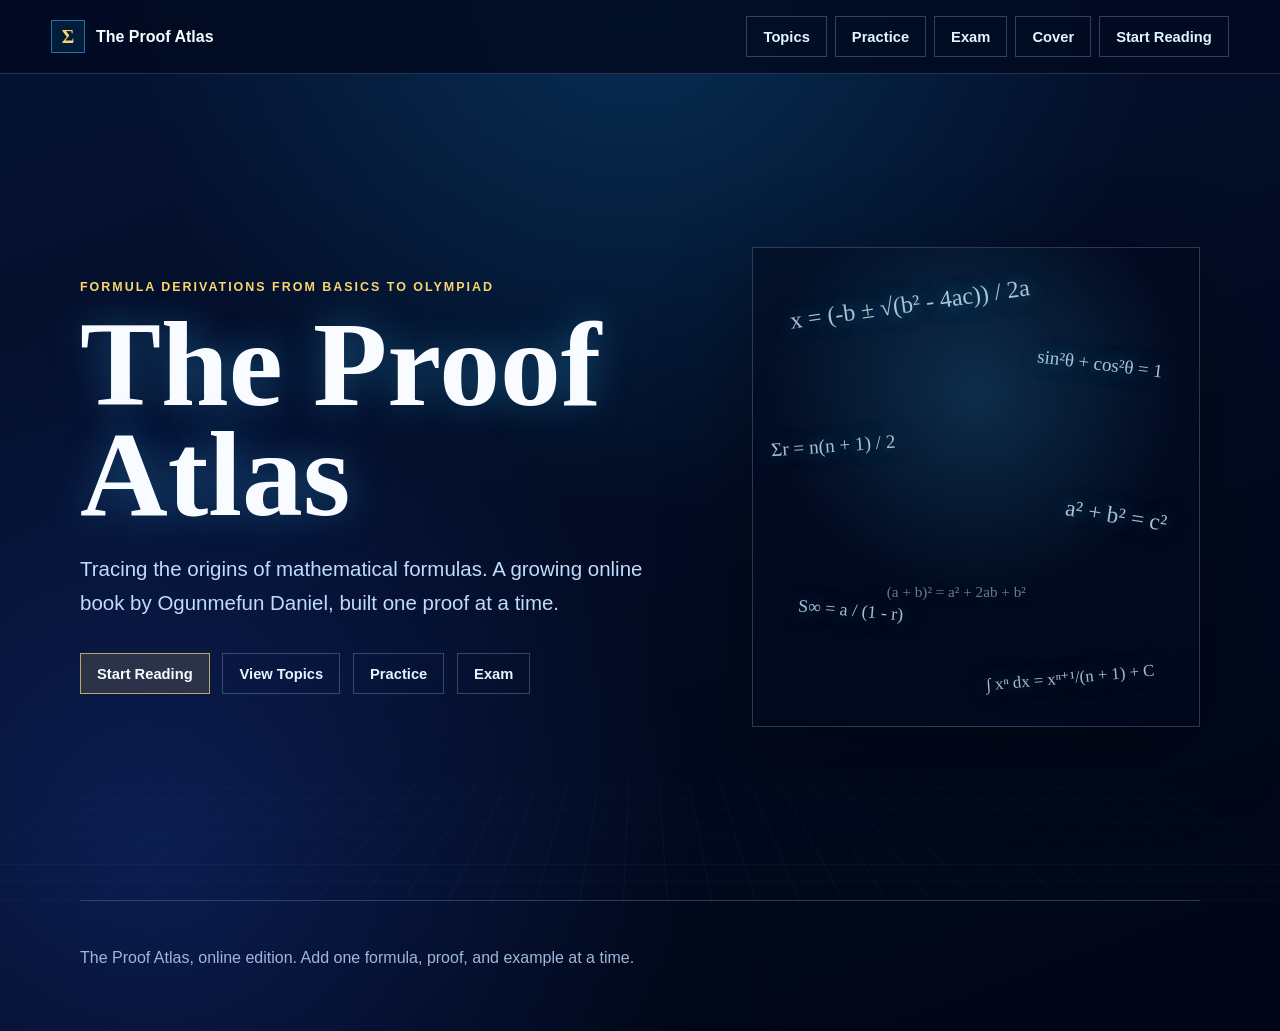
<file: index.html>
<!DOCTYPE html>
<html lang="en">
<head>
  <meta charset="UTF-8">
  <meta name="viewport" content="width=device-width, initial-scale=1.0">
  <title>The Proof Atlas</title>
  <link rel="stylesheet" href="style.css">
</head>
<body>
  <div class="site-shell">
    <header class="topbar">
      <a class="brand" href="index.html">
        <span class="brand-mark">Σ</span>
        <span>The Proof Atlas</span>
      </a>
      <nav class="nav-links" aria-label="Main navigation">
        <a href="topics.html">Topics</a>
        <a href="practice.html">Practice</a>
        <a href="exam.html">Exam</a>
        <a href="proof-book-cover.html">Cover</a>
        <a href="topics/quadratic-formula.html">Start Reading</a>
      </nav>
    </header>

    <main class="hero">
      <section class="hero-copy">
        <p class="eyebrow">Formula Derivations From Basics To Olympiad</p>
        <h1>The Proof Atlas</h1>
        <p class="lead">Tracing the origins of mathematical formulas. A growing online book by Ogunmefun Daniel, built one proof at a time.</p>
        <div class="hero-actions">
          <a class="button primary" href="topics/quadratic-formula.html">Start Reading</a>
          <a class="button" href="topics.html">View Topics</a>
          <a class="button" href="practice.html">Practice</a>
          <a class="button" href="exam.html">Exam</a>
        </div>
      </section>

      <aside class="formula-cloud" aria-label="Mathematical formula artwork">
        <span class="c1">x = (-b ± √(b² - 4ac)) / 2a</span>
        <span class="c2">sin²θ + cos²θ = 1</span>
        <span class="c3">Σr = n(n + 1) / 2</span>
        <span class="c4">a² + b² = c²</span>
        <span class="c5">S∞ = a / (1 - r)</span>
        <span class="c6">∫ xⁿ dx = xⁿ⁺¹/(n + 1) + C</span>
        <span class="c7">(a + b)² = a² + 2ab + b²</span>
      </aside>
    </main>

    <footer class="site-footer">
      <p>The Proof Atlas, online edition. Add one formula, proof, and example at a time.</p>
    </footer>
  </div>
</body>
</html>
</file>
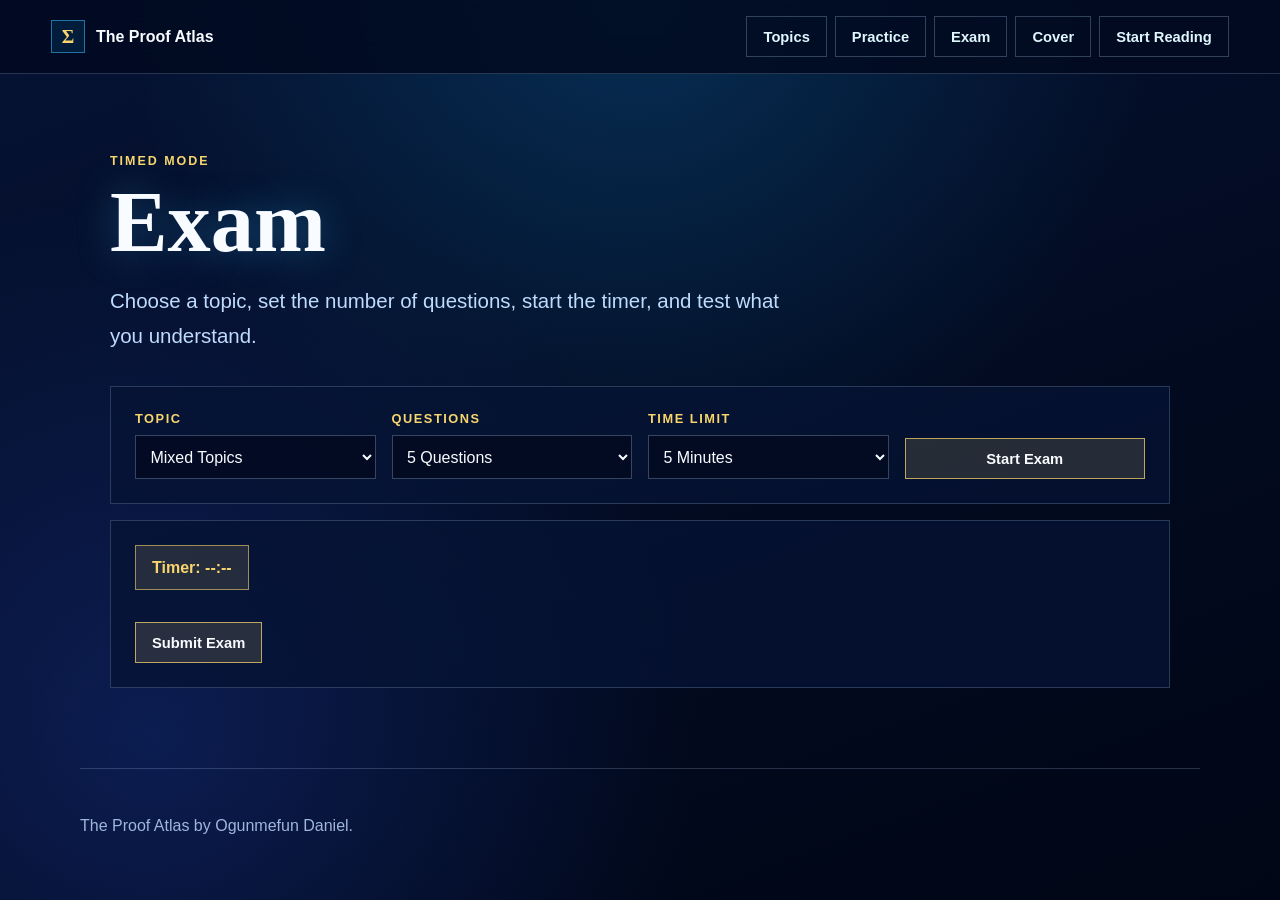
<file: exam.html>
<!DOCTYPE html>
<html lang="en">
<head>
  <meta charset="UTF-8">
  <meta name="viewport" content="width=device-width, initial-scale=1.0">
  <title>Exam | The Proof Atlas</title>
  <link rel="stylesheet" href="style.css">
</head>
<body>
  <div class="site-shell">
    <header class="topbar">
      <a class="brand" href="index.html">
        <span class="brand-mark">&Sigma;</span>
        <span>The Proof Atlas</span>
      </a>
      <nav class="nav-links" aria-label="Main navigation">
        <a href="topics.html">Topics</a>
        <a href="practice.html">Practice</a>
        <a href="exam.html">Exam</a>
        <a href="proof-book-cover.html">Cover</a>
        <a href="topics/quadratic-formula.html">Start Reading</a>
      </nav>
    </header>

    <main class="content">
      <section class="page-header">
        <p class="eyebrow">Timed Mode</p>
        <h1>Exam</h1>
        <p class="lead">Choose a topic, set the number of questions, start the timer, and test what you understand.</p>
      </section>

      <section class="practice-panel">
        <div class="exam-controls">
          <div>
            <label class="field-label" for="exam-topic">Topic</label>
            <select class="select-field" id="exam-topic">
              <option value="all">Mixed Topics</option>
              <option value="quadratic">Quadratic Formula</option>
              <option value="differenceSquares">Difference of Two Squares</option>
              <option value="ap">Arithmetic Progression Sum</option>
              <option value="gp">Geometric Progression Sum</option>
              <option value="pythagoras">Pythagoras Theorem</option>
            </select>
          </div>
          <div>
            <label class="field-label" for="question-count">Questions</label>
            <select class="select-field" id="question-count">
              <option value="5">5 Questions</option>
              <option value="10">10 Questions</option>
              <option value="15">15 Questions</option>
            </select>
          </div>
          <div>
            <label class="field-label" for="time-limit">Time Limit</label>
            <select class="select-field" id="time-limit">
              <option value="300">5 Minutes</option>
              <option value="600">10 Minutes</option>
              <option value="900">15 Minutes</option>
            </select>
          </div>
          <button class="button primary" id="start-exam" type="button">Start Exam</button>
        </div>
      </section>

      <section class="practice-panel" style="margin-top: 1rem;">
        <div class="timer-pill" id="timer">Timer: --:--</div>
        <div class="question-list" id="exam-list" style="margin-top: 1rem;"></div>
        <button class="button primary" id="submit-exam" type="button" style="margin-top: 1rem;" disabled>Submit Exam</button>
        <div id="score-output"></div>
      </section>
    </main>

    <footer class="site-footer">
      <p>The Proof Atlas by Ogunmefun Daniel.</p>
    </footer>
  </div>

  <script>
    const bank = {
      quadratic: [
        { q: "What is the general form of a quadratic equation?", o: ["ax + b = 0", "ax^2 + bx + c = 0", "a/x + b = c", "x^3 + ax = 0"], a: 1 },
        { q: "For ax^2 + bx + c = 0, what is the sum of roots?", o: ["b/a", "-b/a", "c/a", "-c/a"], a: 1 },
        { q: "For ax^2 + bx + c = 0, what is the product of roots?", o: ["b/a", "-b/a", "c/a", "-c/a"], a: 2 },
        { q: "What is the discriminant?", o: ["b^2 - 4ac", "b^2 + 4ac", "a^2 - 4bc", "2a"], a: 0 },
        { q: "Solve x^2 - 5x + 6 = 0.", o: ["1 and 6", "2 and 3", "-2 and -3", "5 and 6"], a: 1 }
      ],
      differenceSquares: [
        { q: "a^2 - b^2 equals what?", o: ["(a - b)^2", "(a + b)^2", "(a - b)(a + b)", "a(a - b)"], a: 2 },
        { q: "Factorise x^2 - 36.", o: ["(x - 6)(x + 6)", "(x - 18)(x + 18)", "(x - 6)^2", "(x + 6)^2"], a: 0 },
        { q: "Which middle terms cancel in (a - b)(a + b)?", o: ["a^2 and b^2", "+ab and -ab", "a and b", "2ab and b^2"], a: 1 }
      ],
      ap: [
        { q: "What is the nth term of an AP?", o: ["ar^(n-1)", "a + (n - 1)d", "n/2(a + l)", "a^2 - b^2"], a: 1 },
        { q: "What is Sn using first and last terms?", o: ["n/2(a + l)", "a + (n - 1)d", "a(r^n - 1)/(r - 1)", "ab/2"], a: 0 },
        { q: "For 3, 7, 11, ... what is d?", o: ["3", "4", "7", "11"], a: 1 }
      ],
      gp: [
        { q: "What is the nth term of a GP?", o: ["a + (n - 1)d", "ar^(n-1)", "n/2(a + l)", "a^2 + b^2"], a: 1 },
        { q: "In 2, 6, 18, ... what is r?", o: ["2", "3", "6", "12"], a: 1 },
        { q: "Which operation is used between GP terms?", o: ["Adding d", "Multiplying by r", "Subtracting r", "Dividing by n"], a: 1 }
      ],
      pythagoras: [
        { q: "Pythagoras theorem is used in which triangle?", o: ["Equilateral", "Right-angled", "Obtuse only", "Any polygon"], a: 1 },
        { q: "If shorter sides are a and b, and hypotenuse is c, then:", o: ["a + b = c", "a^2 + b^2 = c^2", "a^2 - b^2 = c^2", "ab = c"], a: 1 },
        { q: "If a = 3 and b = 4, what is c?", o: ["5", "6", "7", "25"], a: 0 }
      ]
    };

    const topic = document.getElementById("exam-topic");
    const count = document.getElementById("question-count");
    const timeLimit = document.getElementById("time-limit");
    const startButton = document.getElementById("start-exam");
    const submitButton = document.getElementById("submit-exam");
    const examList = document.getElementById("exam-list");
    const timer = document.getElementById("timer");
    const scoreOutput = document.getElementById("score-output");
    let activeQuestions = [];
    let intervalId = null;
    let secondsLeft = 0;

    function getQuestions(topicKey) {
      const questions = topicKey === "all"
        ? Object.values(bank).flat()
        : bank[topicKey];
      return [...questions].sort(() => Math.random() - 0.5);
    }

    function formatTime(totalSeconds) {
      const minutes = Math.floor(totalSeconds / 60).toString().padStart(2, "0");
      const seconds = (totalSeconds % 60).toString().padStart(2, "0");
      return `${minutes}:${seconds}`;
    }

    function renderExam() {
      examList.innerHTML = activeQuestions.map((question, index) => `
        <article class="question-card">
          <h2>Question ${index + 1}</h2>
          <p>${question.q}</p>
          <div class="option-list">
            ${question.o.map((option, optionIndex) => `
              <label>
                <input type="radio" name="q${index}" value="${optionIndex}">
                <span>${option}</span>
              </label>
            `).join("")}
          </div>
        </article>
      `).join("");
    }

    function finishExam() {
      clearInterval(intervalId);
      submitButton.disabled = true;
      let score = 0;
      activeQuestions.forEach((question, index) => {
        const chosen = document.querySelector(`input[name="q${index}"]:checked`);
        if (chosen && Number(chosen.value) === question.a) score += 1;
      });
      scoreOutput.innerHTML = `<div class="score-box">Score: ${score}/${activeQuestions.length}</div>`;
    }

    startButton.addEventListener("click", () => {
      clearInterval(intervalId);
      scoreOutput.innerHTML = "";
      activeQuestions = getQuestions(topic.value).slice(0, Number(count.value));
      secondsLeft = Number(timeLimit.value);
      timer.textContent = `Timer: ${formatTime(secondsLeft)}`;
      submitButton.disabled = false;
      renderExam();
      intervalId = setInterval(() => {
        secondsLeft -= 1;
        timer.textContent = `Timer: ${formatTime(secondsLeft)}`;
        if (secondsLeft <= 0) finishExam();
      }, 1000);
    });

    submitButton.addEventListener("click", finishExam);
  </script>
</body>
</html>
</file>
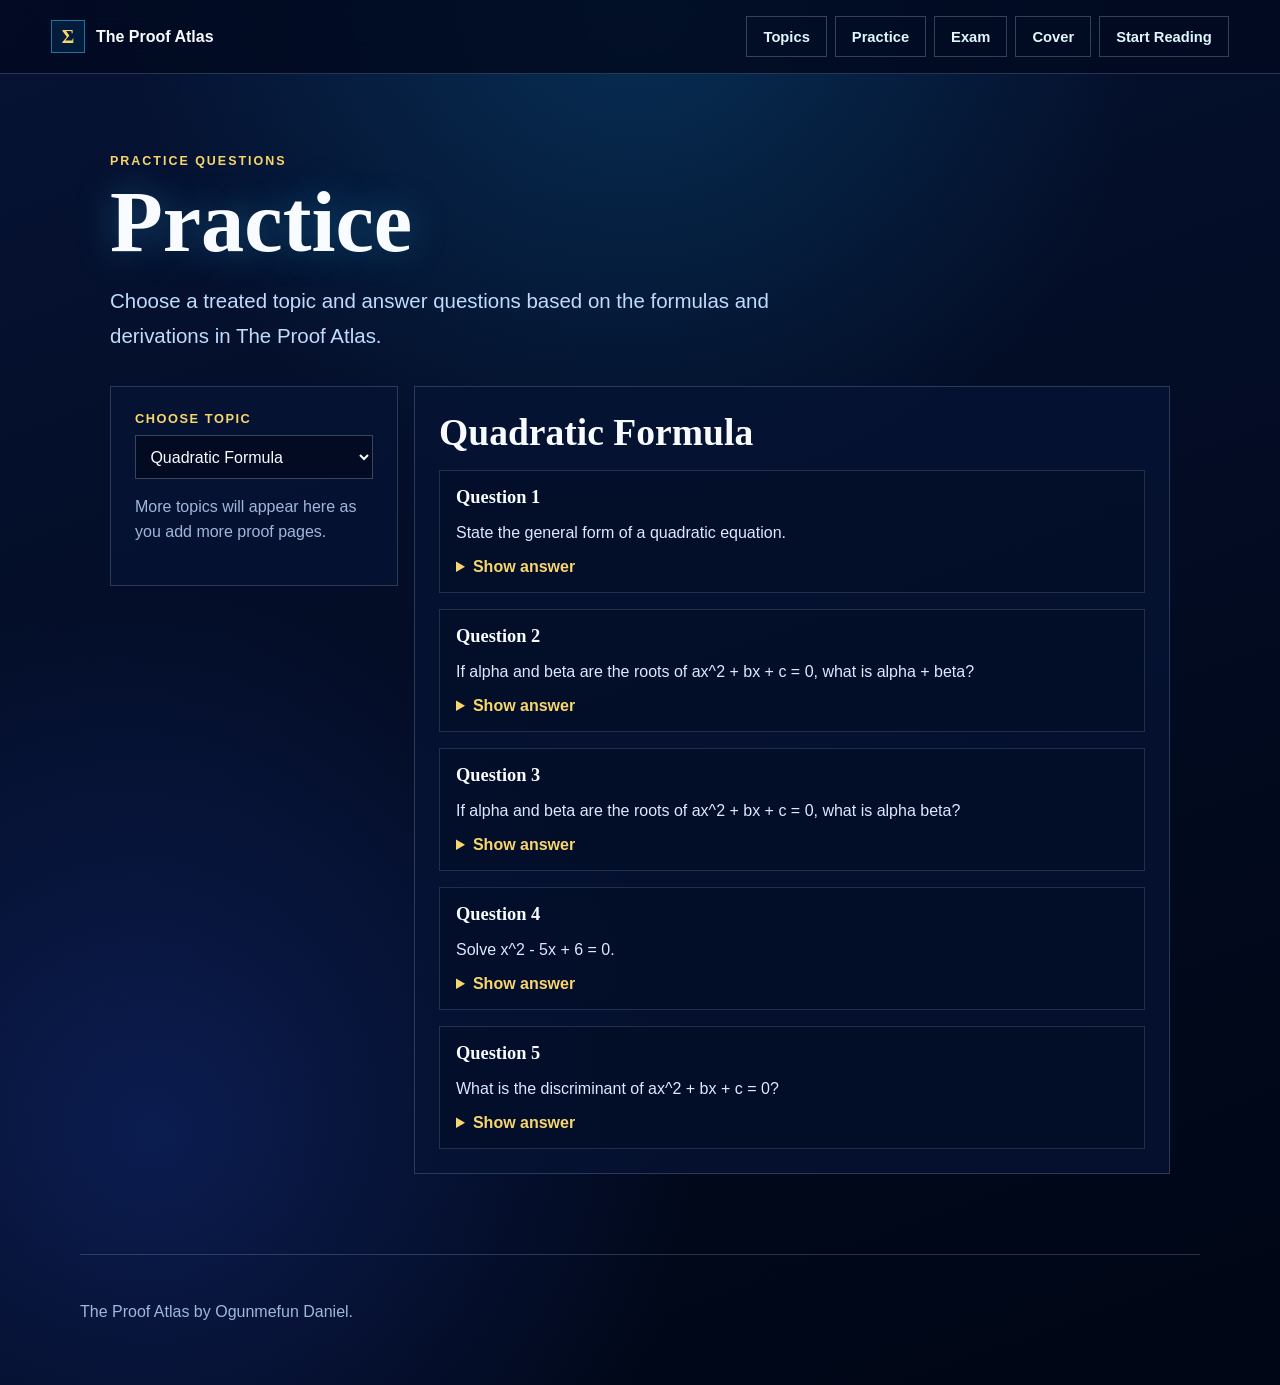
<file: practice.html>
<!DOCTYPE html>
<html lang="en">
<head>
  <meta charset="UTF-8">
  <meta name="viewport" content="width=device-width, initial-scale=1.0">
  <title>Practice | The Proof Atlas</title>
  <link rel="stylesheet" href="style.css">
</head>
<body>
  <div class="site-shell">
    <header class="topbar">
      <a class="brand" href="index.html">
        <span class="brand-mark">&Sigma;</span>
        <span>The Proof Atlas</span>
      </a>
      <nav class="nav-links" aria-label="Main navigation">
        <a href="topics.html">Topics</a>
        <a href="practice.html">Practice</a>
        <a href="exam.html">Exam</a>
        <a href="proof-book-cover.html">Cover</a>
        <a href="topics/quadratic-formula.html">Start Reading</a>
      </nav>
    </header>

    <main class="content">
      <section class="page-header">
        <p class="eyebrow">Practice Questions</p>
        <h1>Practice</h1>
        <p class="lead">Choose a treated topic and answer questions based on the formulas and derivations in The Proof Atlas.</p>
      </section>

      <section class="practice-layout">
        <aside class="practice-panel">
          <label class="field-label" for="topic-select">Choose Topic</label>
          <select class="select-field" id="topic-select">
            <option value="quadratic">Quadratic Formula</option>
            <option value="differenceSquares">Difference of Two Squares</option>
            <option value="ap">Arithmetic Progression Sum</option>
            <option value="gp">Geometric Progression Sum</option>
            <option value="pythagoras">Pythagoras Theorem</option>
          </select>
          <p class="muted">More topics will appear here as you add more proof pages.</p>
        </aside>

        <section class="practice-panel" aria-live="polite">
          <h2 class="section-title" id="practice-title">Quadratic Formula</h2>
          <div class="question-list" id="question-list"></div>
        </section>
      </section>
    </main>

    <footer class="site-footer">
      <p>The Proof Atlas by Ogunmefun Daniel.</p>
    </footer>
  </div>

  <script>
    const practiceSets = {
      quadratic: {
        title: "Quadratic Formula",
        questions: [
          { prompt: "State the general form of a quadratic equation.", answer: "ax^2 + bx + c = 0, where a is not equal to 0." },
          { prompt: "If alpha and beta are the roots of ax^2 + bx + c = 0, what is alpha + beta?", answer: "alpha + beta = -b/a." },
          { prompt: "If alpha and beta are the roots of ax^2 + bx + c = 0, what is alpha beta?", answer: "alpha beta = c/a." },
          { prompt: "Solve x^2 - 5x + 6 = 0.", answer: "x = 2 or x = 3." },
          { prompt: "What is the discriminant of ax^2 + bx + c = 0?", answer: "The discriminant is b^2 - 4ac." }
        ]
      },
      differenceSquares: {
        title: "Difference of Two Squares",
        questions: [
          { prompt: "Complete the identity: a^2 - b^2 = ?", answer: "a^2 - b^2 = (a - b)(a + b)." },
          { prompt: "Factorise x^2 - 49.", answer: "x^2 - 49 = (x - 7)(x + 7)." },
          { prompt: "Why do the middle terms cancel when expanding (a - b)(a + b)?", answer: "Because the expansion gives a^2 + ab - ab - b^2, and +ab - ab = 0." }
        ]
      },
      ap: {
        title: "Arithmetic Progression Sum",
        questions: [
          { prompt: "State the nth term of an arithmetic progression.", answer: "Tn = a + (n - 1)d." },
          { prompt: "State the sum formula using first term a, last term l, and number of terms n.", answer: "Sn = n/2(a + l)." },
          { prompt: "Find the 10th term of 3, 7, 11, ...", answer: "a = 3, d = 4, so T10 = 3 + 9(4) = 39." }
        ]
      },
      gp: {
        title: "Geometric Progression Sum",
        questions: [
          { prompt: "State the nth term of a geometric progression.", answer: "Tn = ar^(n-1)." },
          { prompt: "State the finite sum formula for a GP when r is not 1.", answer: "Sn = a(r^n - 1)/(r - 1)." },
          { prompt: "Find the 5th term of 2, 6, 18, ...", answer: "a = 2, r = 3, so T5 = 2(3^4) = 162." }
        ]
      },
      pythagoras: {
        title: "Pythagoras Theorem",
        questions: [
          { prompt: "State Pythagoras theorem.", answer: "In a right-angled triangle, a^2 + b^2 = c^2, where c is the hypotenuse." },
          { prompt: "Find c if a = 3 and b = 4.", answer: "c^2 = 3^2 + 4^2 = 25, so c = 5." },
          { prompt: "In the area proof, what is the area of the large square with side a + b?", answer: "(a + b)^2." }
        ]
      }
    };

    const topicSelect = document.getElementById("topic-select");
    const title = document.getElementById("practice-title");
    const questionList = document.getElementById("question-list");

    function renderPractice(topicKey) {
      const set = practiceSets[topicKey];
      title.textContent = set.title;
      questionList.innerHTML = set.questions.map((question, index) => `
        <article class="question-card">
          <h2>Question ${index + 1}</h2>
          <p>${question.prompt}</p>
          <details class="answer">
            <summary>Show answer</summary>
            <p>${question.answer}</p>
          </details>
        </article>
      `).join("");
    }

    topicSelect.addEventListener("change", event => {
      renderPractice(event.target.value);
    });

    renderPractice(topicSelect.value);
  </script>
</body>
</html>
</file>
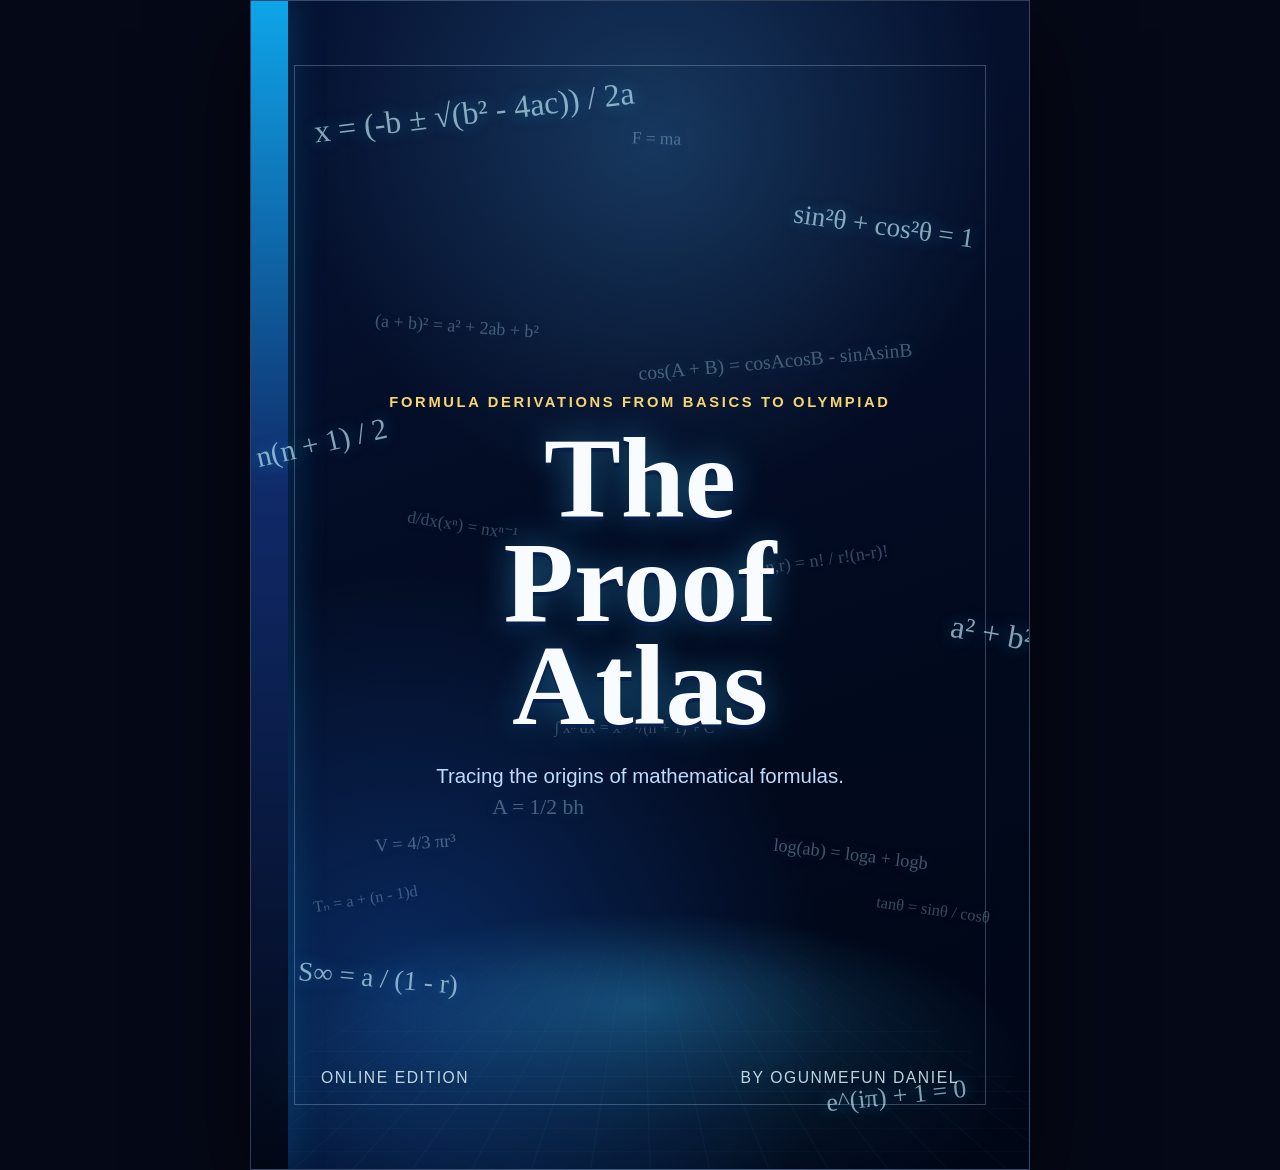
<file: proof-book-cover.html>
<!DOCTYPE html>
<html lang="en">
<head>
  <meta charset="UTF-8">
  <meta name="viewport" content="width=device-width, initial-scale=1.0">
  <title>The Proof Atlas Cover</title>
  <style>
    :root {
      --navy-950: #020a1f;
      --navy-900: #061334;
      --navy-800: #09245a;
      --blue-400: #38bdf8;
      --blue-200: #bfdbfe;
      --cyan-100: #e0f7ff;
      --gold: #f8d66d;
      --white: #f8fbff;
    }

    * {
      box-sizing: border-box;
    }

    body {
      margin: 0;
      min-height: 100vh;
      display: grid;
      place-items: center;
      background: #050816;
      font-family: Georgia, "Times New Roman", serif;
      color: var(--white);
    }

    .cover {
      position: relative;
      width: min(92vw, 780px);
      aspect-ratio: 2 / 3;
      overflow: hidden;
      background:
        radial-gradient(circle at 52% 12%, rgba(84, 184, 255, 0.24), transparent 32%),
        radial-gradient(circle at 20% 85%, rgba(23, 97, 208, 0.38), transparent 36%),
        linear-gradient(160deg, var(--navy-900), var(--navy-950) 58%, #000615);
      border: 1px solid rgba(191, 219, 254, 0.26);
      box-shadow: 0 30px 90px rgba(0, 0, 0, 0.55);
      isolation: isolate;
    }

    .cover::before {
      content: "";
      position: absolute;
      inset: 0;
      background:
        linear-gradient(90deg, rgba(56, 189, 248, 0.05) 1px, transparent 1px),
        linear-gradient(rgba(56, 189, 248, 0.045) 1px, transparent 1px);
      background-size: 44px 44px;
      transform: perspective(600px) rotateX(62deg) translateY(170px) scale(1.35);
      transform-origin: bottom center;
      opacity: 0.8;
      z-index: -1;
    }

    .formula-field {
      position: absolute;
      inset: 0;
      transform-style: preserve-3d;
      perspective: 720px;
      opacity: 0.88;
    }

    .formula {
      position: absolute;
      color: rgba(204, 242, 255, 0.74);
      text-shadow: 0 0 18px rgba(56, 189, 248, 0.5);
      white-space: nowrap;
      font-family: "Cambria Math", Cambria, Georgia, serif;
    }

    .f1 { top: 8%; left: 8%; font-size: clamp(1.25rem, 4vw, 2rem); transform: rotate(-7deg); }
    .f2 { top: 18%; right: 7%; font-size: clamp(1rem, 3.5vw, 1.7rem); transform: rotate(8deg); }
    .f3 { top: 37%; left: -7%; font-size: clamp(1.1rem, 3.4vw, 1.85rem); transform: rotate(-13deg); }
    .f4 { top: 53%; right: -8%; font-size: clamp(1.2rem, 3.7vw, 2rem); transform: rotate(10deg); }
    .f5 { bottom: 15%; left: 6%; font-size: clamp(1rem, 3.2vw, 1.7rem); transform: rotate(5deg); }
    .f6 { bottom: 5%; right: 8%; font-size: clamp(1.1rem, 3vw, 1.6rem); transform: rotate(-6deg); }
    .f7 { top: 68%; left: 31%; font-size: clamp(0.9rem, 2.5vw, 1.35rem); opacity: 0.52; }
    .f8 { top: 27%; left: 16%; font-size: clamp(0.78rem, 2.2vw, 1.12rem); opacity: 0.48; transform: rotate(4deg); }
    .f9 { top: 30%; right: 15%; font-size: clamp(0.82rem, 2.4vw, 1.22rem); opacity: 0.5; transform: rotate(-5deg); }
    .f10 { top: 44%; left: 20%; font-size: clamp(0.72rem, 2.1vw, 1.08rem); opacity: 0.42; transform: rotate(9deg); }
    .f11 { top: 47%; right: 18%; font-size: clamp(0.76rem, 2.2vw, 1.12rem); opacity: 0.42; transform: rotate(-8deg); }
    .f12 { bottom: 27%; left: 16%; font-size: clamp(0.76rem, 2.2vw, 1.14rem); opacity: 0.52; transform: rotate(-4deg); }
    .f13 { bottom: 26%; right: 13%; font-size: clamp(0.76rem, 2.2vw, 1.14rem); opacity: 0.5; transform: rotate(7deg); }
    .f14 { top: 76%; left: 8%; font-size: clamp(0.7rem, 2vw, 1rem); opacity: 0.44; transform: rotate(-9deg); }
    .f15 { top: 77%; right: 5%; font-size: clamp(0.72rem, 2vw, 1.02rem); opacity: 0.43; transform: rotate(8deg); }
    .f16 { top: 11%; left: 49%; font-size: clamp(0.72rem, 2.2vw, 1.08rem); opacity: 0.5; transform: rotate(2deg); }
    .f17 { bottom: 37%; left: 39%; font-size: clamp(0.7rem, 2vw, 1rem); opacity: 0.36; }

    .light-plane {
      position: absolute;
      left: 50%;
      bottom: -14%;
      width: 92%;
      height: 56%;
      transform: translateX(-50%) perspective(700px) rotateX(66deg);
      background:
        radial-gradient(ellipse at center, rgba(56, 189, 248, 0.32), rgba(56, 189, 248, 0.08) 46%, transparent 70%);
      filter: blur(2px);
    }

    .title-block {
      position: absolute;
      inset: 0;
      display: flex;
      flex-direction: column;
      justify-content: center;
      align-items: center;
      padding: 9%;
      text-align: center;
    }

    .series {
      margin-bottom: 1.1rem;
      color: var(--gold);
      font-family: Arial, Helvetica, sans-serif;
      font-size: clamp(0.72rem, 1.7vw, 0.92rem);
      font-weight: 700;
      letter-spacing: 0.18em;
      text-transform: uppercase;
    }

    h1 {
      width: min-content;
      margin: 0;
      color: var(--white);
      font-size: clamp(3.4rem, 11vw, 7.2rem);
      line-height: 0.9;
      letter-spacing: 0;
      text-shadow:
        0 4px 0 rgba(8, 31, 76, 0.9),
        0 0 34px rgba(56, 189, 248, 0.46);
    }

    .subtitle {
      max-width: 34rem;
      margin: 1.4rem 0 0;
      color: var(--blue-200);
      font-family: Arial, Helvetica, sans-serif;
      font-size: clamp(0.95rem, 2.4vw, 1.28rem);
      line-height: 1.5;
    }

    .author {
      position: absolute;
      left: 9%;
      right: 9%;
      bottom: 7%;
      display: flex;
      justify-content: space-between;
      gap: 1rem;
      color: rgba(224, 247, 255, 0.84);
      font-family: Arial, Helvetica, sans-serif;
      font-size: clamp(0.72rem, 1.8vw, 0.98rem);
      text-transform: uppercase;
      letter-spacing: 0.1em;
    }

    .spine-mark {
      position: absolute;
      top: 0;
      bottom: 0;
      left: 0;
      width: 4.7%;
      background: linear-gradient(#0ea5e9, #102a69 42%, #010715);
      box-shadow: 8px 0 32px rgba(14, 165, 233, 0.18);
    }

    .corner-line {
      position: absolute;
      inset: 5.5%;
      border: 1px solid rgba(191, 219, 254, 0.28);
      pointer-events: none;
    }

    @media (max-width: 520px) {
      .author {
        flex-direction: column;
        align-items: center;
        text-align: center;
      }
    }
  </style>
</head>
<body>
  <main class="cover" aria-label="Book cover for The Proof Atlas">
    <div class="spine-mark"></div>
    <div class="corner-line"></div>
    <div class="light-plane"></div>
    <div class="formula-field" aria-hidden="true">
      <span class="formula f1">x = (-b ± √(b² - 4ac)) / 2a</span>
      <span class="formula f2">sin²θ + cos²θ = 1</span>
      <span class="formula f3">Σr = n(n + 1) / 2</span>
      <span class="formula f4">a² + b² = c²</span>
      <span class="formula f5">S∞ = a / (1 - r)</span>
      <span class="formula f6">e^(iπ) + 1 = 0</span>
      <span class="formula f7">A = 1/2 bh</span>
      <span class="formula f8">(a + b)² = a² + 2ab + b²</span>
      <span class="formula f9">cos(A + B) = cosAcosB - sinAsinB</span>
      <span class="formula f10">d/dx(xⁿ) = nxⁿ⁻¹</span>
      <span class="formula f11">C(n,r) = n! / r!(n-r)!</span>
      <span class="formula f12">V = 4/3 πr³</span>
      <span class="formula f13">log(ab) = loga + logb</span>
      <span class="formula f14">Tₙ = a + (n - 1)d</span>
      <span class="formula f15">tanθ = sinθ / cosθ</span>
      <span class="formula f16">F = ma</span>
      <span class="formula f17">∫ xⁿ dx = xⁿ⁺¹/(n + 1) + C</span>
    </div>

    <section class="title-block">
      <p class="series">Formula Derivations From Basics To Olympiad</p>
      <h1>The Proof Atlas</h1>
      <p class="subtitle">Tracing the origins of mathematical formulas.</p>
    </section>

    <footer class="author">
      <span>Online Edition</span>
      <span>By Ogunmefun Daniel</span>
    </footer>
  </main>
</body>
</html>
</file>
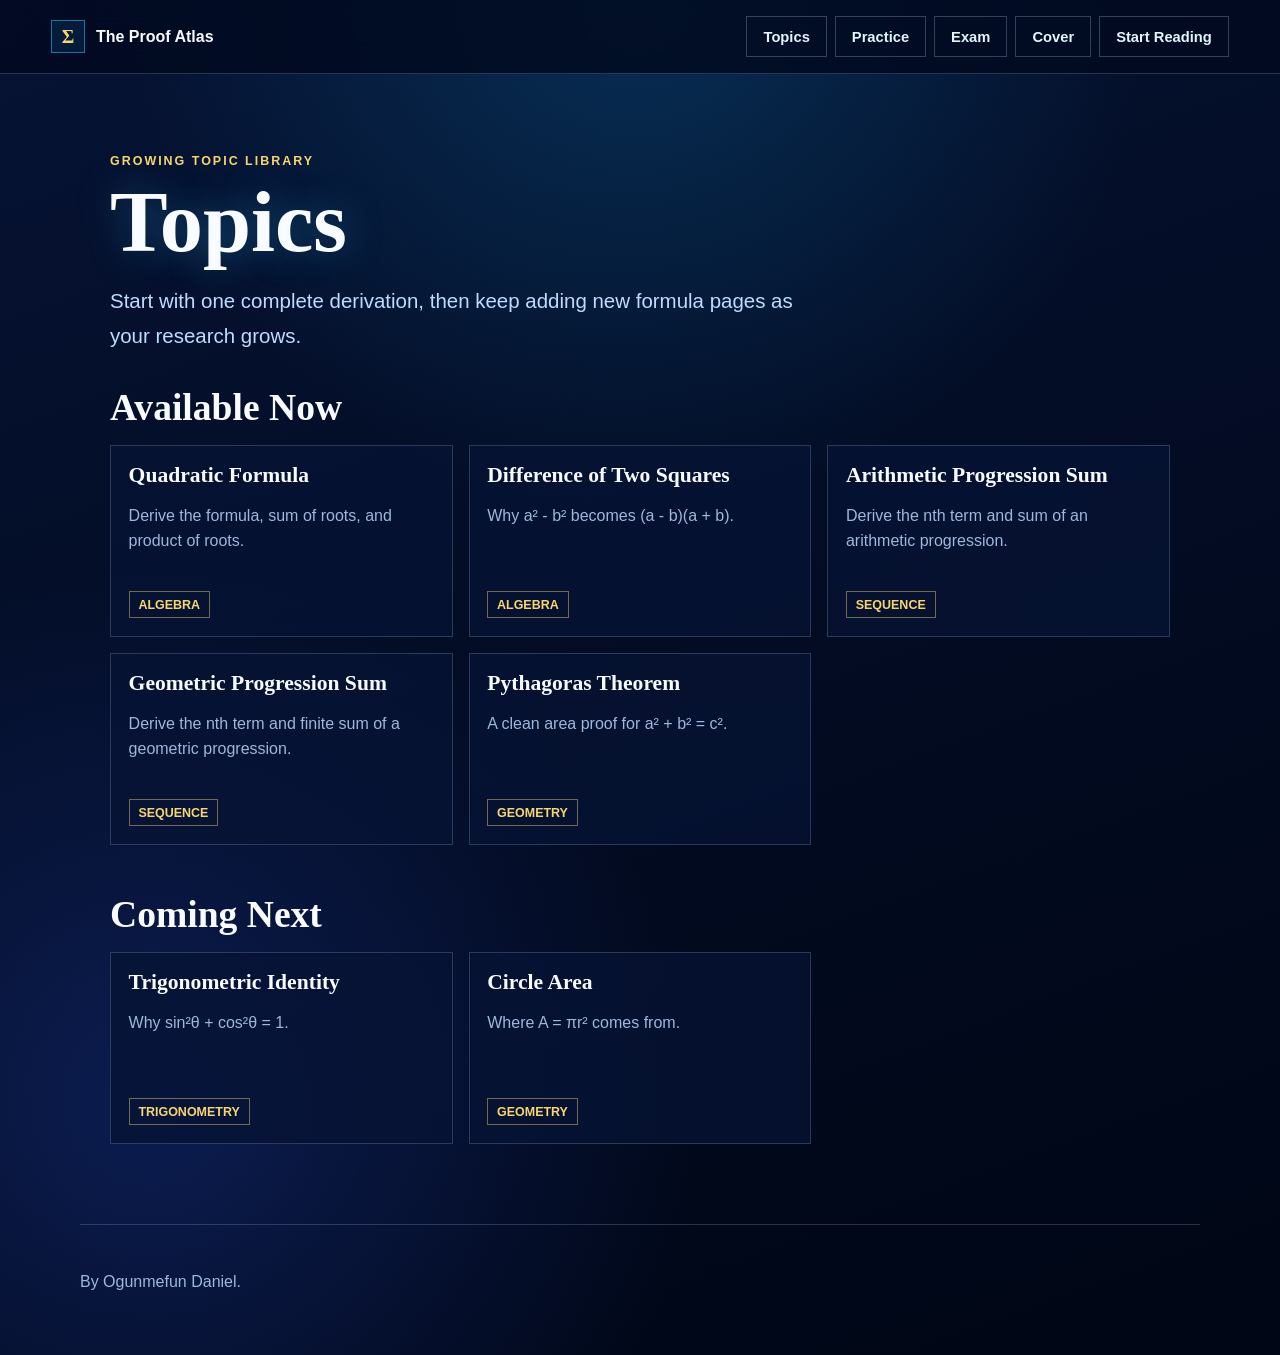
<file: topics.html>
<!DOCTYPE html>
<html lang="en">
<head>
  <meta charset="UTF-8">
  <meta name="viewport" content="width=device-width, initial-scale=1.0">
  <title>Topics | The Proof Atlas</title>
  <link rel="stylesheet" href="style.css">
</head>
<body>
  <div class="site-shell">
    <header class="topbar">
      <a class="brand" href="index.html">
        <span class="brand-mark">&Sigma;</span>
        <span>The Proof Atlas</span>
      </a>
      <nav class="nav-links" aria-label="Main navigation">
        <a href="topics.html">Topics</a>
        <a href="practice.html">Practice</a>
        <a href="exam.html">Exam</a>
        <a href="proof-book-cover.html">Cover</a>
        <a href="topics/quadratic-formula.html">Start Reading</a>
      </nav>
    </header>

    <main class="content">
      <section class="page-header">
        <p class="eyebrow">Growing Topic Library</p>
        <h1>Topics</h1>
        <p class="lead">Start with one complete derivation, then keep adding new formula pages as your research grows.</p>
      </section>

      <section aria-labelledby="available-topics">
        <h2 class="section-title" id="available-topics">Available Now</h2>
        <div class="topic-grid">
          <a class="topic-card" href="topics/quadratic-formula.html">
            <div>
              <h2>Quadratic Formula</h2>
              <p>Derive the formula, sum of roots, and product of roots.</p>
            </div>
            <span class="tag">Algebra</span>
          </a>
          <a class="topic-card" href="topics/difference-of-two-squares.html">
            <div>
              <h2>Difference of Two Squares</h2>
              <p>Why a&sup2; - b&sup2; becomes (a - b)(a + b).</p>
            </div>
            <span class="tag">Algebra</span>
          </a>
          <a class="topic-card" href="topics/arithmetic-progression-sum.html">
            <div>
              <h2>Arithmetic Progression Sum</h2>
              <p>Derive the nth term and sum of an arithmetic progression.</p>
            </div>
            <span class="tag">Sequence</span>
          </a>
          <a class="topic-card" href="topics/geometric-progression-sum.html">
            <div>
              <h2>Geometric Progression Sum</h2>
              <p>Derive the nth term and finite sum of a geometric progression.</p>
            </div>
            <span class="tag">Sequence</span>
          </a>
          <a class="topic-card" href="topics/pythagoras-theorem.html">
            <div>
              <h2>Pythagoras Theorem</h2>
              <p>A clean area proof for a&sup2; + b&sup2; = c&sup2;.</p>
            </div>
            <span class="tag">Geometry</span>
          </a>
        </div>
      </section>

      <section aria-labelledby="coming-next" style="margin-top: 3rem;">
        <h2 class="section-title" id="coming-next">Coming Next</h2>
        <div class="topic-grid">
          <article class="topic-card">
            <div>
              <h2>Trigonometric Identity</h2>
              <p>Why sin&sup2;&theta; + cos&sup2;&theta; = 1.</p>
            </div>
            <span class="tag">Trigonometry</span>
          </article>
          <article class="topic-card">
            <div>
              <h2>Circle Area</h2>
              <p>Where A = &pi;r&sup2; comes from.</p>
            </div>
            <span class="tag">Geometry</span>
          </article>
        </div>
      </section>
    </main>

    <footer class="site-footer">
      <p>By Ogunmefun Daniel.</p>
    </footer>
  </div>
</body>
</html>
</file>
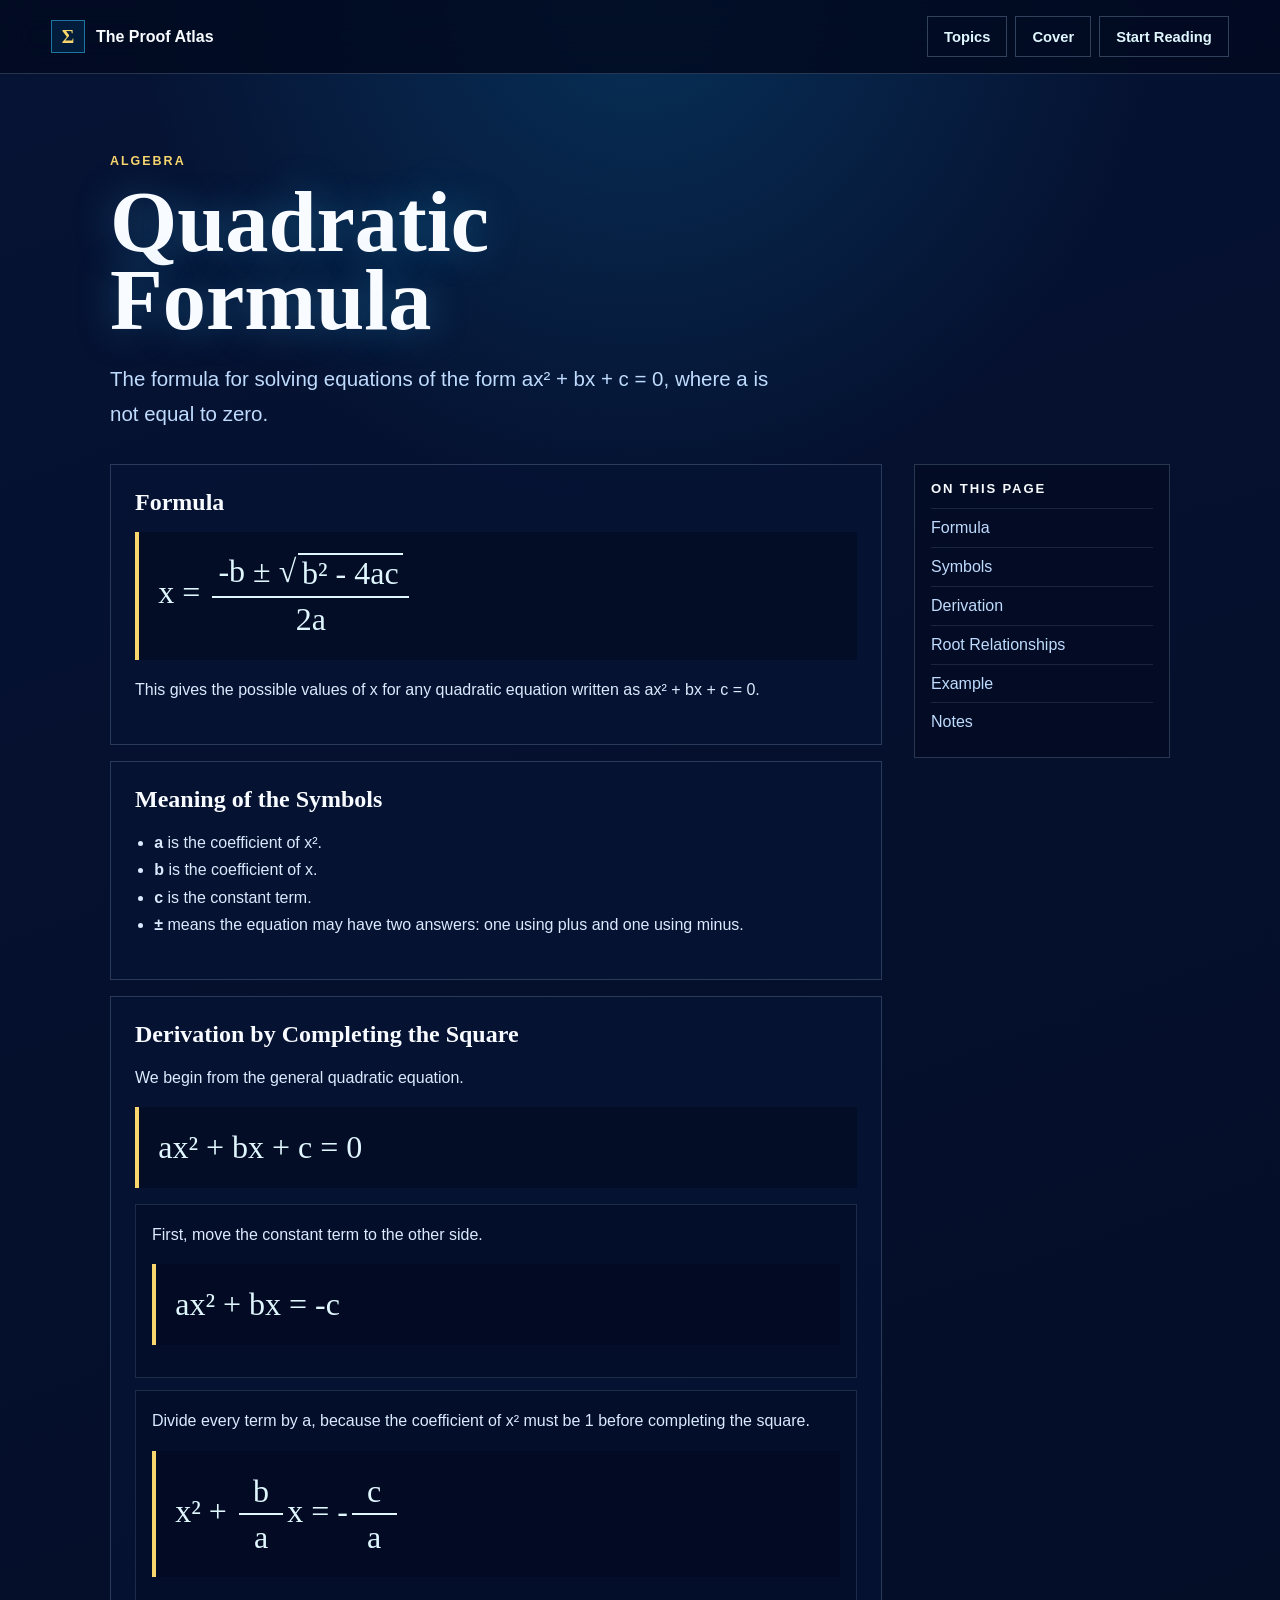
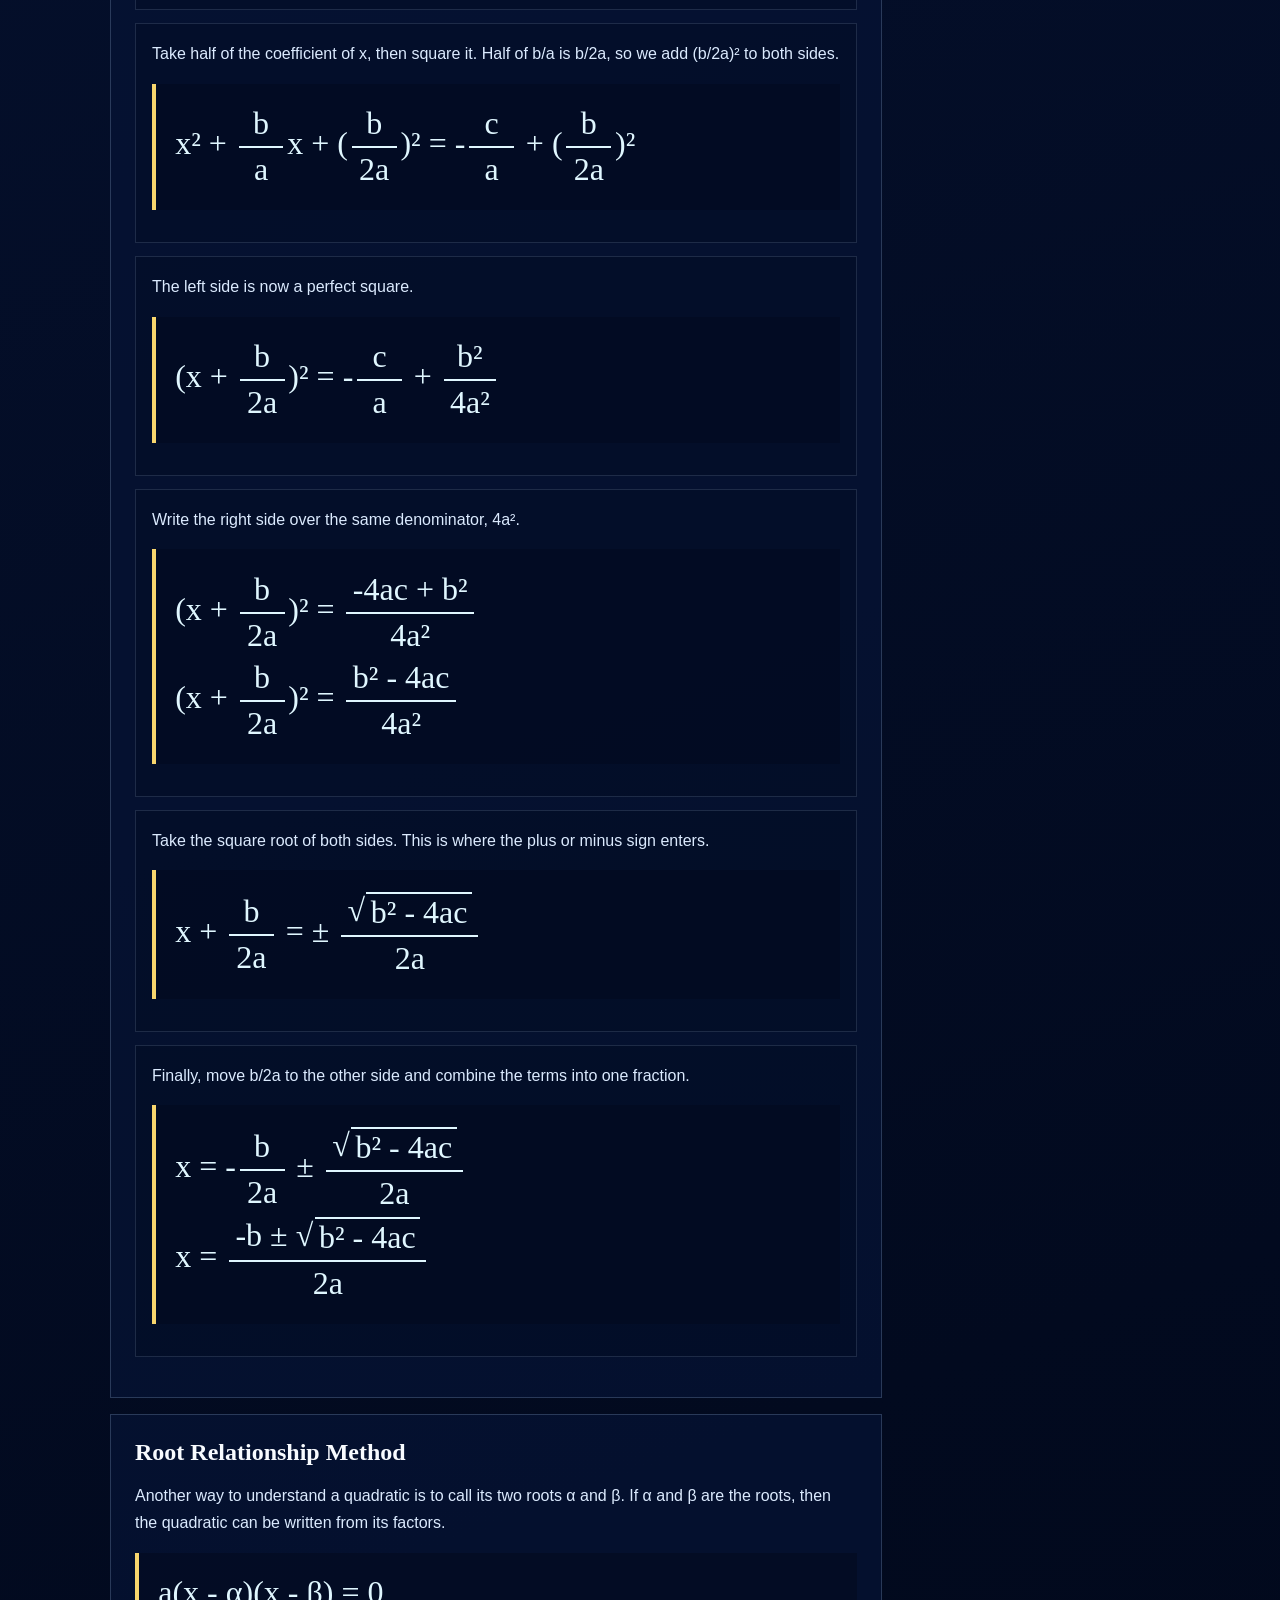
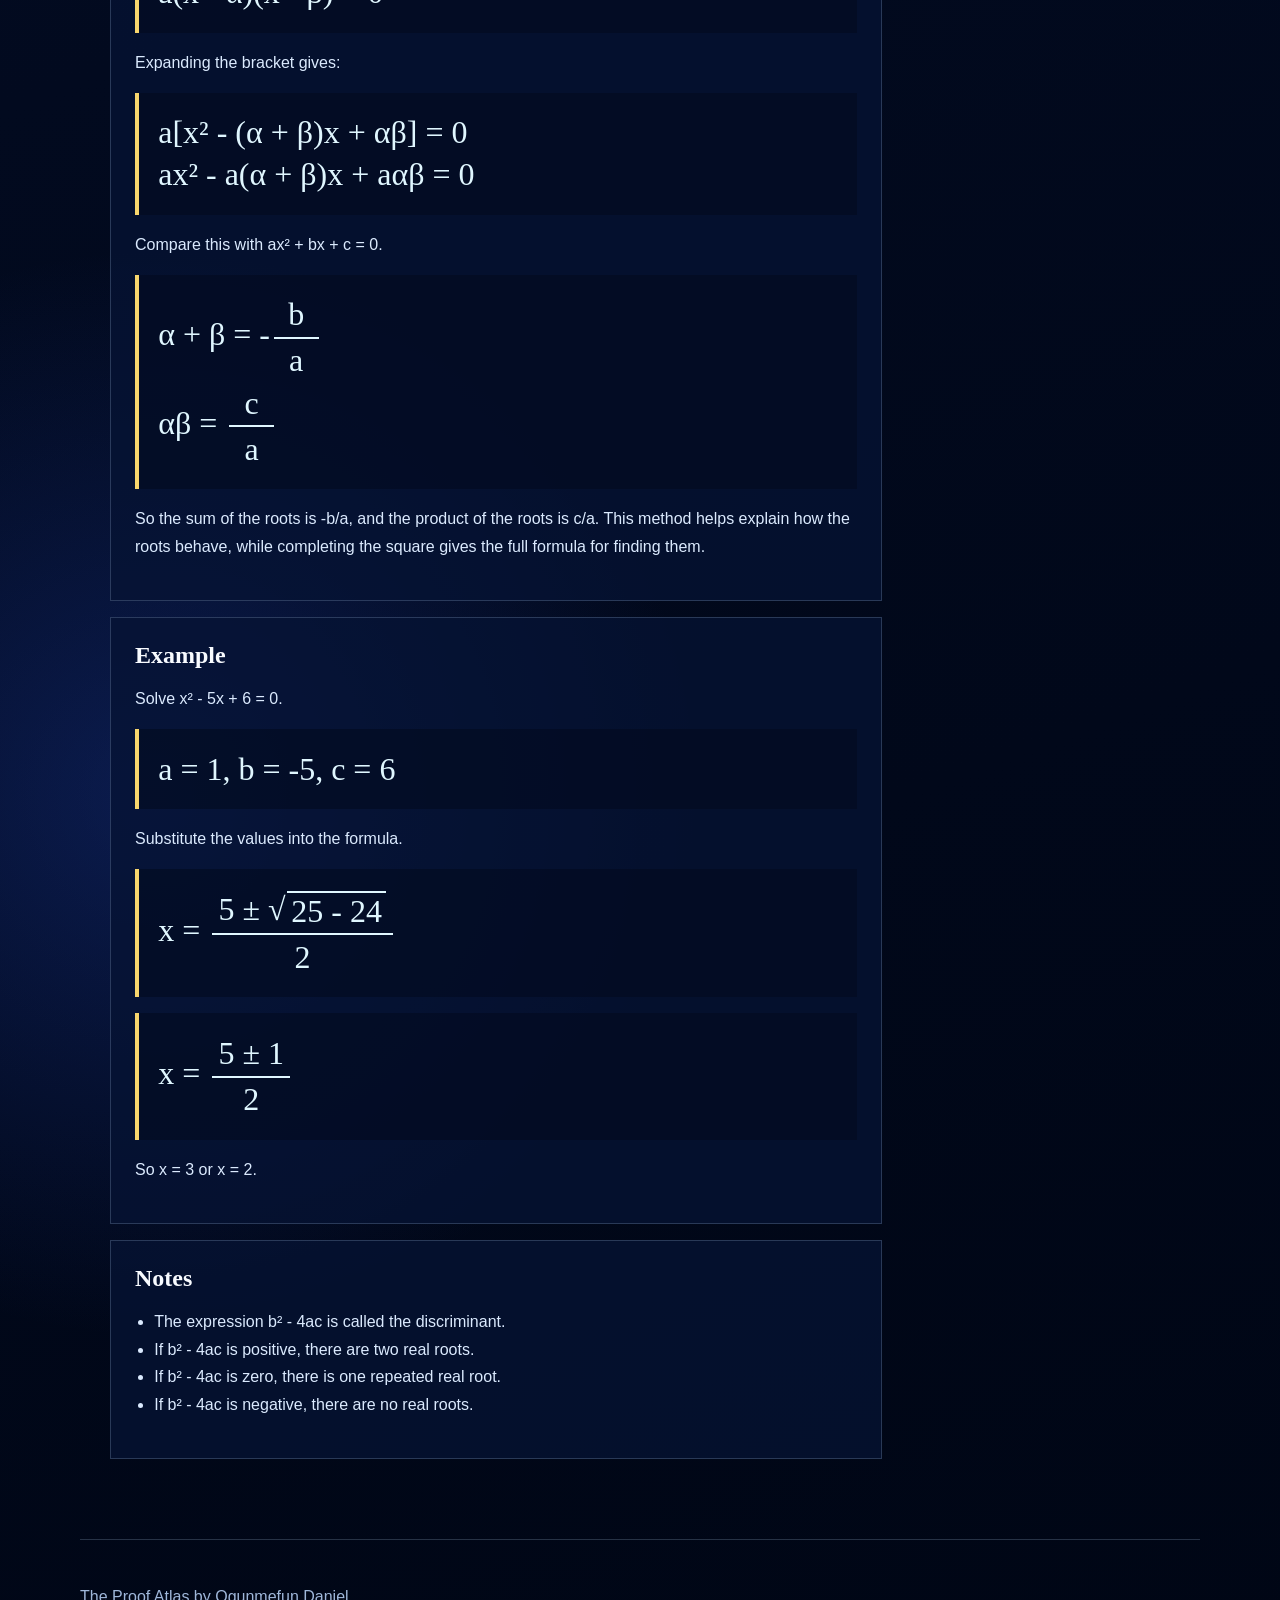
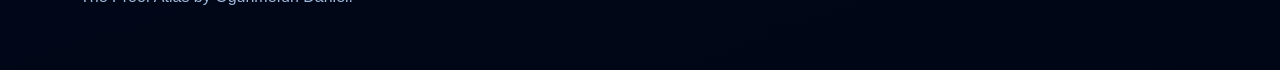
<file: topics/quadratic-formula.html>
<!DOCTYPE html>
<html lang="en">
<head>
  <meta charset="UTF-8">
  <meta name="viewport" content="width=device-width, initial-scale=1.0">
  <title>Quadratic Formula | The Proof Atlas</title>
  <link rel="stylesheet" href="../style.css">
</head>
<body>
  <div class="site-shell">
    <header class="topbar">
      <a class="brand" href="../index.html">
        <span class="brand-mark">Σ</span>
        <span>The Proof Atlas</span>
      </a>
      <nav class="nav-links" aria-label="Main navigation">
        <a href="../topics.html">Topics</a>
        <a href="../proof-book-cover.html">Cover</a>
        <a href="quadratic-formula.html">Start Reading</a>
      </nav>
    </header>

    <main class="content">
      <section class="page-header">
        <p class="eyebrow">Algebra</p>
        <h1>Quadratic Formula</h1>
        <p class="lead">The formula for solving equations of the form ax² + bx + c = 0, where a is not equal to zero.</p>
      </section>

      <div class="article">
        <article class="article-main">
          <section class="proof-section" id="formula">
            <h2>Formula</h2>
            <div class="formula-display">
              <span class="math-line">x =
                <span class="frac">
                  <span>-b ± <span class="sqrt"><span>b² - 4ac</span></span></span>
                  <span>2a</span>
                </span>
              </span>
            </div>
            <p>This gives the possible values of x for any quadratic equation written as ax² + bx + c = 0.</p>
          </section>

          <section class="proof-section" id="symbols">
            <h2>Meaning of the Symbols</h2>
            <ul class="steps">
              <li><strong>a</strong> is the coefficient of x².</li>
              <li><strong>b</strong> is the coefficient of x.</li>
              <li><strong>c</strong> is the constant term.</li>
              <li><strong>±</strong> means the equation may have two answers: one using plus and one using minus.</li>
            </ul>
          </section>

          <section class="proof-section" id="derivation">
            <h2>Derivation by Completing the Square</h2>
            <p>We begin from the general quadratic equation.</p>
            <div class="formula-display">
              <span class="math-line">ax² + bx + c = 0</span>
            </div>

            <div class="derivation-block">
              <div class="derivation-step">
                <p>First, move the constant term to the other side.</p>
                <div class="formula-display">
                  <span class="math-line">ax² + bx = -c</span>
                </div>
              </div>

              <div class="derivation-step">
                <p>Divide every term by a, because the coefficient of x² must be 1 before completing the square.</p>
                <div class="formula-display">
                  <span class="math-line">x² + <span class="frac"><span>b</span><span>a</span></span>x = -<span class="frac"><span>c</span><span>a</span></span></span>
                </div>
              </div>

              <div class="derivation-step">
                <p>Take half of the coefficient of x, then square it. Half of b/a is b/2a, so we add (b/2a)² to both sides.</p>
                <div class="formula-display">
                  <span class="math-line">x² + <span class="frac"><span>b</span><span>a</span></span>x + (<span class="frac"><span>b</span><span>2a</span></span>)² = -<span class="frac"><span>c</span><span>a</span></span> + (<span class="frac"><span>b</span><span>2a</span></span>)²</span>
                </div>
              </div>

              <div class="derivation-step">
                <p>The left side is now a perfect square.</p>
                <div class="formula-display">
                  <span class="math-line">(x + <span class="frac"><span>b</span><span>2a</span></span>)² = -<span class="frac"><span>c</span><span>a</span></span> + <span class="frac"><span>b²</span><span>4a²</span></span></span>
                </div>
              </div>

              <div class="derivation-step">
                <p>Write the right side over the same denominator, 4a².</p>
                <div class="formula-display">
                  <span class="math-line">(x + <span class="frac"><span>b</span><span>2a</span></span>)² = <span class="frac"><span>-4ac + b²</span><span>4a²</span></span></span>
                  <span class="math-line">(x + <span class="frac"><span>b</span><span>2a</span></span>)² = <span class="frac"><span>b² - 4ac</span><span>4a²</span></span></span>
                </div>
              </div>

              <div class="derivation-step">
                <p>Take the square root of both sides. This is where the plus or minus sign enters.</p>
                <div class="formula-display">
                  <span class="math-line">x + <span class="frac"><span>b</span><span>2a</span></span> = ± <span class="frac"><span><span class="sqrt"><span>b² - 4ac</span></span></span><span>2a</span></span></span>
                </div>
              </div>

              <div class="derivation-step">
                <p>Finally, move b/2a to the other side and combine the terms into one fraction.</p>
                <div class="formula-display">
                  <span class="math-line">x = -<span class="frac"><span>b</span><span>2a</span></span> ± <span class="frac"><span><span class="sqrt"><span>b² - 4ac</span></span></span><span>2a</span></span></span>
                  <span class="math-line">x = <span class="frac"><span>-b ± <span class="sqrt"><span>b² - 4ac</span></span></span><span>2a</span></span></span>
                </div>
              </div>
            </div>
          </section>

          <section class="proof-section" id="roots">
            <h2>Root Relationship Method</h2>
            <p>Another way to understand a quadratic is to call its two roots α and β. If α and β are the roots, then the quadratic can be written from its factors.</p>
            <div class="formula-display">
              <span class="math-line">a(x - α)(x - β) = 0</span>
            </div>
            <p>Expanding the bracket gives:</p>
            <div class="formula-display">
              <span class="math-line">a[x² - (α + β)x + αβ] = 0</span>
              <span class="math-line">ax² - a(α + β)x + aαβ = 0</span>
            </div>
            <p>Compare this with ax² + bx + c = 0.</p>
            <div class="formula-display">
              <span class="math-line">α + β = -<span class="frac"><span>b</span><span>a</span></span></span>
              <span class="math-line">αβ = <span class="frac"><span>c</span><span>a</span></span></span>
            </div>
            <p>So the sum of the roots is -b/a, and the product of the roots is c/a. This method helps explain how the roots behave, while completing the square gives the full formula for finding them.</p>
          </section>

          <section class="proof-section" id="example">
            <h2>Example</h2>
            <p>Solve x² - 5x + 6 = 0.</p>
            <div class="formula-display">
              <span class="math-line">a = 1, b = -5, c = 6</span>
            </div>
            <p>Substitute the values into the formula.</p>
            <div class="formula-display">
              <span class="math-line">x = <span class="frac"><span>5 ± <span class="sqrt"><span>25 - 24</span></span></span><span>2</span></span></span>
            </div>
            <div class="formula-display">
              <span class="math-line">x = <span class="frac"><span>5 ± 1</span><span>2</span></span></span>
            </div>
            <p>So x = 3 or x = 2.</p>
          </section>

          <section class="proof-section" id="notes">
            <h2>Notes</h2>
            <ul class="steps">
              <li>The expression b² - 4ac is called the discriminant.</li>
              <li>If b² - 4ac is positive, there are two real roots.</li>
              <li>If b² - 4ac is zero, there is one repeated real root.</li>
              <li>If b² - 4ac is negative, there are no real roots.</li>
            </ul>
          </section>
        </article>

        <aside class="side-index" aria-label="Topic sections">
          <h2>On This Page</h2>
          <a href="#formula">Formula</a>
          <a href="#symbols">Symbols</a>
          <a href="#derivation">Derivation</a>
          <a href="#roots">Root Relationships</a>
          <a href="#example">Example</a>
          <a href="#notes">Notes</a>
        </aside>
      </div>
    </main>

    <footer class="site-footer">
      <p>The Proof Atlas by Ogunmefun Daniel.</p>
    </footer>
  </div>
</body>
</html>
</file>
<file: style.css>
:root {
  --navy-950: #020a1f;
  --navy-900: #061334;
  --navy-800: #09245a;
  --blue-500: #0ea5e9;
  --blue-400: #38bdf8;
  --blue-200: #bfdbfe;
  --cyan-100: #e0f7ff;
  --gold: #f8d66d;
  --white: #f8fbff;
  --ink: #dbeafe;
  --muted: #9fb7da;
  --line: rgba(191, 219, 254, 0.2);
  --panel: rgba(6, 19, 52, 0.76);
}

* {
  box-sizing: border-box;
}

html {
  scroll-behavior: smooth;
}

body {
  margin: 0;
  min-height: 100vh;
  background:
    radial-gradient(circle at 50% 0, rgba(14, 165, 233, 0.2), transparent 32rem),
    radial-gradient(circle at 12% 82%, rgba(30, 64, 175, 0.34), transparent 34rem),
    linear-gradient(160deg, var(--navy-900), var(--navy-950) 62%, #000615);
  color: var(--ink);
  font-family: Arial, Helvetica, sans-serif;
}

a {
  color: inherit;
}

.site-shell {
  min-height: 100vh;
  overflow: hidden;
}

.topbar {
  position: sticky;
  top: 0;
  z-index: 10;
  display: flex;
  align-items: center;
  justify-content: space-between;
  gap: 1rem;
  padding: 1rem clamp(1rem, 4vw, 3.5rem);
  background: rgba(2, 10, 31, 0.84);
  border-bottom: 1px solid var(--line);
  backdrop-filter: blur(16px);
}

.brand {
  display: inline-flex;
  align-items: center;
  gap: 0.7rem;
  color: var(--white);
  font-weight: 800;
  text-decoration: none;
}

.brand-mark {
  display: grid;
  place-items: center;
  width: 2.1rem;
  aspect-ratio: 1;
  border: 1px solid rgba(56, 189, 248, 0.55);
  background: rgba(14, 165, 233, 0.12);
  color: var(--gold);
  font-family: Georgia, "Times New Roman", serif;
  font-size: 1.2rem;
}

.nav-links {
  display: flex;
  flex-wrap: wrap;
  justify-content: flex-end;
  gap: 0.5rem;
}

.nav-links a,
.button {
  display: inline-flex;
  align-items: center;
  justify-content: center;
  min-height: 2.55rem;
  padding: 0.72rem 1rem;
  border: 1px solid rgba(191, 219, 254, 0.26);
  color: var(--cyan-100);
  text-decoration: none;
  font-size: 0.92rem;
  font-weight: 700;
}

.nav-links a:hover,
.button:hover {
  border-color: rgba(56, 189, 248, 0.7);
  background: rgba(14, 165, 233, 0.12);
}

.button.primary {
  border-color: rgba(248, 214, 109, 0.72);
  background: rgba(248, 214, 109, 0.14);
  color: var(--white);
}

.hero {
  position: relative;
  display: grid;
  grid-template-columns: minmax(0, 1fr) minmax(18rem, 28rem);
  align-items: center;
  gap: clamp(2rem, 6vw, 5rem);
  width: min(1120px, calc(100% - 2rem));
  min-height: calc(100vh - 4.6rem);
  margin: 0 auto;
  padding: clamp(3rem, 8vw, 6rem) 0;
}

.hero::before {
  content: "";
  position: absolute;
  inset: auto -16vw 0 -16vw;
  height: 48%;
  background:
    linear-gradient(90deg, rgba(56, 189, 248, 0.055) 1px, transparent 1px),
    linear-gradient(rgba(56, 189, 248, 0.05) 1px, transparent 1px);
  background-size: 44px 44px;
  transform: perspective(740px) rotateX(63deg);
  transform-origin: bottom center;
  pointer-events: none;
}

.eyebrow {
  margin: 0 0 1rem;
  color: var(--gold);
  font-size: 0.78rem;
  font-weight: 800;
  letter-spacing: 0.16em;
  text-transform: uppercase;
}

h1,
h2,
h3 {
  color: var(--white);
  font-family: Georgia, "Times New Roman", serif;
  letter-spacing: 0;
}

h1 {
  max-width: 12ch;
  margin: 0;
  font-size: clamp(3.5rem, 11vw, 7.6rem);
  line-height: 0.9;
  text-shadow: 0 0 38px rgba(56, 189, 248, 0.35);
}

.hero-copy {
  position: relative;
  z-index: 1;
}

.lead {
  max-width: 43rem;
  margin: 1.4rem 0 0;
  color: var(--blue-200);
  font-size: clamp(1.03rem, 2.3vw, 1.28rem);
  line-height: 1.7;
}

.hero-actions {
  display: flex;
  flex-wrap: wrap;
  gap: 0.8rem;
  margin-top: 2rem;
}

.formula-cloud {
  position: relative;
  z-index: 1;
  min-height: 30rem;
  border: 1px solid rgba(191, 219, 254, 0.22);
  background:
    radial-gradient(circle at 50% 30%, rgba(56, 189, 248, 0.2), transparent 52%),
    rgba(2, 10, 31, 0.54);
  box-shadow: 0 24px 80px rgba(0, 0, 0, 0.34);
}

.formula-cloud span {
  position: absolute;
  color: rgba(224, 247, 255, 0.76);
  font-family: "Cambria Math", Cambria, Georgia, serif;
  text-shadow: 0 0 18px rgba(56, 189, 248, 0.5);
  white-space: nowrap;
}

.c1 { top: 9%; left: 8%; font-size: 1.5rem; transform: rotate(-8deg); }
.c2 { top: 22%; right: 8%; font-size: 1.18rem; transform: rotate(7deg); }
.c3 { top: 39%; left: 4%; font-size: 1.2rem; transform: rotate(-4deg); }
.c4 { top: 53%; right: 7%; font-size: 1.45rem; transform: rotate(9deg); }
.c5 { bottom: 22%; left: 10%; font-size: 1.12rem; transform: rotate(5deg); }
.c6 { bottom: 8%; right: 10%; font-size: 1.05rem; transform: rotate(-5deg); }
.c7 { top: 70%; left: 30%; font-size: 0.95rem; opacity: 0.62; }

.content {
  width: min(1060px, calc(100% - 2rem));
  margin: 0 auto;
  padding: clamp(2.5rem, 7vw, 5rem) 0;
}

.page-header {
  max-width: 760px;
  margin-bottom: 2rem;
}

.page-header h1 {
  max-width: 14ch;
  font-size: clamp(2.7rem, 8vw, 5.4rem);
}

.section-title {
  margin: 0 0 1rem;
  font-size: clamp(1.65rem, 4vw, 2.35rem);
}

.topic-grid {
  display: grid;
  grid-template-columns: repeat(3, minmax(0, 1fr));
  gap: 1rem;
}

.topic-card,
.note-box,
.proof-section {
  border: 1px solid var(--line);
  background: var(--panel);
}

.topic-card {
  display: flex;
  min-height: 12rem;
  flex-direction: column;
  justify-content: space-between;
  padding: 1.1rem;
  text-decoration: none;
}

.topic-card:hover {
  border-color: rgba(56, 189, 248, 0.72);
  background: rgba(9, 36, 90, 0.78);
}

.topic-card h2 {
  margin: 0;
  font-size: 1.35rem;
}

.topic-card p,
.muted {
  color: var(--muted);
  line-height: 1.55;
}

.tag {
  width: fit-content;
  margin-top: 1.2rem;
  padding: 0.35rem 0.55rem;
  border: 1px solid rgba(248, 214, 109, 0.45);
  color: var(--gold);
  font-size: 0.78rem;
  font-weight: 800;
  text-transform: uppercase;
}

.article {
  display: grid;
  grid-template-columns: minmax(0, 1fr) 16rem;
  gap: 2rem;
  align-items: start;
}

.article-main {
  display: grid;
  gap: 1rem;
}

.proof-section,
.note-box {
  padding: clamp(1rem, 3vw, 1.5rem);
}

.proof-section h2,
.note-box h2 {
  margin: 0 0 0.75rem;
  font-size: 1.5rem;
}

.proof-section p,
.proof-section li,
.note-box p,
.note-box li {
  color: var(--ink);
  line-height: 1.72;
}

.formula-display {
  overflow-x: auto;
  margin: 1rem 0;
  padding: 1.2rem;
  border-left: 4px solid var(--gold);
  background: rgba(2, 10, 31, 0.62);
  color: var(--cyan-100);
  font-family: "Cambria Math", Cambria, Georgia, serif;
  font-size: clamp(1.35rem, 4vw, 2rem);
  white-space: nowrap;
}

.math-line {
  display: block;
  min-width: max-content;
  padding: 0.16rem 0;
}

.frac {
  display: inline-grid;
  grid-template-rows: auto auto;
  align-items: center;
  justify-items: center;
  min-width: 1.4em;
  margin: 0 0.12em;
  vertical-align: middle;
}

.frac > span:first-child {
  width: 100%;
  padding: 0 0.2em 0.12em;
  border-bottom: 0.08em solid currentColor;
  text-align: center;
}

.frac > span:last-child {
  padding: 0.1em 0.2em 0;
  text-align: center;
}

.sqrt {
  display: inline-flex;
  align-items: flex-start;
  gap: 0.04em;
}

.sqrt::before {
  content: "√";
}

.sqrt span {
  padding: 0 0.14em;
  border-top: 0.07em solid currentColor;
}

.derivation-block {
  display: grid;
  gap: 0.8rem;
  margin: 1rem 0;
}

.derivation-step {
  padding: 1rem;
  border: 1px solid rgba(191, 219, 254, 0.14);
  background: rgba(2, 10, 31, 0.42);
}

.derivation-step p {
  margin: 0 0 0.75rem;
}

.steps {
  padding-left: 1.2rem;
}

.side-index {
  position: sticky;
  top: 5.8rem;
  border: 1px solid var(--line);
  background: rgba(2, 10, 31, 0.62);
  padding: 1rem;
}

.side-index h2 {
  margin: 0 0 0.8rem;
  font-family: Arial, Helvetica, sans-serif;
  font-size: 0.82rem;
  letter-spacing: 0.14em;
  text-transform: uppercase;
}

.side-index a {
  display: block;
  padding: 0.62rem 0;
  border-top: 1px solid rgba(191, 219, 254, 0.12);
  color: var(--blue-200);
  text-decoration: none;
}

.site-footer {
  width: min(1120px, calc(100% - 2rem));
  margin: 0 auto;
  padding: 2rem 0 3rem;
  border-top: 1px solid var(--line);
  color: var(--muted);
}

@media (max-width: 820px) {
  .topbar {
    align-items: flex-start;
    flex-direction: column;
  }

  .nav-links {
    justify-content: flex-start;
  }

  .hero,
  .article {
    grid-template-columns: 1fr;
  }

  .formula-cloud {
    min-height: 22rem;
  }

  .topic-grid {
    grid-template-columns: 1fr;
  }

  .side-index {
    position: static;
  }
}

@media (max-width: 520px) {
  .nav-links a,
  .button {
    width: 100%;
  }

  .hero-actions {
    flex-direction: column;
  }

  .formula-cloud span {
    font-size: 0.95rem;
  }
}

.sqrt::before {
  content: "\221a";
}

.practice-layout {
  display: grid;
  grid-template-columns: 18rem minmax(0, 1fr);
  gap: 1rem;
  align-items: start;
}

.practice-panel {
  border: 1px solid var(--line);
  background: var(--panel);
  padding: clamp(1rem, 3vw, 1.5rem);
}

.field-label {
  display: block;
  margin-bottom: 0.55rem;
  color: var(--gold);
  font-size: 0.8rem;
  font-weight: 800;
  letter-spacing: 0.12em;
  text-transform: uppercase;
}

.select-field {
  width: 100%;
  min-height: 2.8rem;
  border: 1px solid rgba(191, 219, 254, 0.28);
  background: rgba(2, 10, 31, 0.82);
  color: var(--white);
  padding: 0.65rem;
  font: inherit;
}

.question-list {
  display: grid;
  gap: 1rem;
}

.question-card {
  border: 1px solid rgba(191, 219, 254, 0.16);
  background: rgba(2, 10, 31, 0.42);
  padding: 1rem;
}

.question-card h2 {
  margin: 0 0 0.65rem;
  font-size: 1.15rem;
}

.answer {
  margin-top: 0.8rem;
  color: var(--blue-200);
}

.answer summary {
  cursor: pointer;
  color: var(--gold);
  font-weight: 800;
}

.exam-controls {
  display: grid;
  grid-template-columns: repeat(4, minmax(0, 1fr));
  gap: 1rem;
  align-items: end;
}

.timer-pill {
  display: inline-flex;
  align-items: center;
  justify-content: center;
  min-height: 2.8rem;
  padding: 0.65rem 1rem;
  border: 1px solid rgba(248, 214, 109, 0.58);
  background: rgba(248, 214, 109, 0.12);
  color: var(--gold);
  font-weight: 900;
}

.option-list {
  display: grid;
  gap: 0.55rem;
  margin-top: 0.85rem;
}

.option-list label {
  display: flex;
  gap: 0.55rem;
  align-items: flex-start;
  padding: 0.7rem;
  border: 1px solid rgba(191, 219, 254, 0.16);
  background: rgba(2, 10, 31, 0.34);
  cursor: pointer;
}

.score-box {
  margin-top: 1rem;
  border: 1px solid rgba(56, 189, 248, 0.45);
  background: rgba(14, 165, 233, 0.12);
  padding: 1rem;
  color: var(--cyan-100);
  font-weight: 800;
}

@media (max-width: 820px) {
  .practice-layout {
    grid-template-columns: 1fr;
  }

  .exam-controls {
    grid-template-columns: 1fr;
  }
}
</file>
